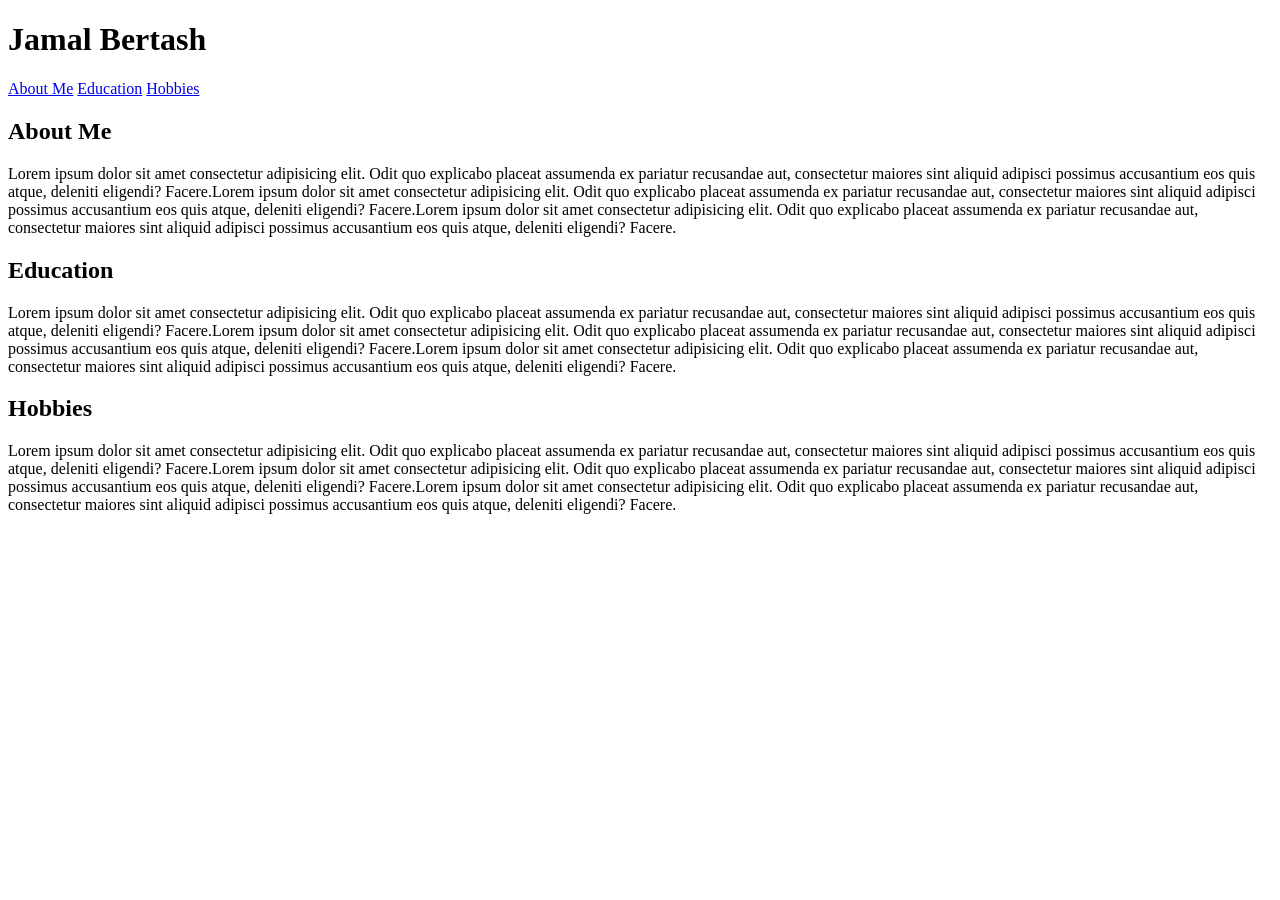
<file: index.html>
<!DOCTYPE html>
<html lang="ua">
<head>
    <meta charset="UTF-8">
    <meta name="viewport" content="width=device-width, initial-scale=1.0">
    <title>Document</title>
</head>
<body>
    <h1>Jamal Bertash</h1>
    <nav>
        
        <a href="#about">About Me</a></li>
        <a href="#education">Education</a></li>
        <a href="#hobbies">Hobbies</a></li>
        
    </nav>
    <main>
        <article id="about">
            <h2>About Me</h2>
            <section>Lorem ipsum dolor sit amet consectetur adipisicing elit. Odit quo explicabo placeat assumenda ex pariatur recusandae aut, consectetur maiores sint aliquid adipisci possimus accusantium eos quis atque, deleniti eligendi? Facere.Lorem ipsum dolor sit amet consectetur adipisicing elit. Odit quo explicabo placeat assumenda ex pariatur recusandae aut, consectetur maiores sint aliquid adipisci possimus accusantium eos quis atque, deleniti eligendi? Facere.Lorem ipsum dolor sit amet consectetur adipisicing elit. Odit quo explicabo placeat assumenda ex pariatur recusandae aut, consectetur maiores sint aliquid adipisci possimus accusantium eos quis atque, deleniti eligendi? Facere.

            </section>
        </article>

        <article id="education">
            <h2>Education</h2>
            <section>Lorem ipsum dolor sit amet consectetur adipisicing elit. Odit quo explicabo placeat assumenda ex pariatur recusandae aut, consectetur maiores sint aliquid adipisci possimus accusantium eos quis atque, deleniti eligendi? Facere.Lorem ipsum dolor sit amet consectetur adipisicing elit. Odit quo explicabo placeat assumenda ex pariatur recusandae aut, consectetur maiores sint aliquid adipisci possimus accusantium eos quis atque, deleniti eligendi? Facere.Lorem ipsum dolor sit amet consectetur adipisicing elit. Odit quo explicabo placeat assumenda ex pariatur recusandae aut, consectetur maiores sint aliquid adipisci possimus accusantium eos quis atque, deleniti eligendi? Facere.

            </section>
        </article>

        <article    id="hobbies">
            <h2>Hobbies</h2>
            <section>Lorem ipsum dolor sit amet consectetur adipisicing elit. Odit quo explicabo placeat assumenda ex pariatur recusandae aut, consectetur maiores sint aliquid adipisci possimus accusantium eos quis atque, deleniti eligendi? Facere.Lorem ipsum dolor sit amet consectetur adipisicing elit. Odit quo explicabo placeat assumenda ex pariatur recusandae aut, consectetur maiores sint aliquid adipisci possimus accusantium eos quis atque, deleniti eligendi? Facere.Lorem ipsum dolor sit amet consectetur adipisicing elit. Odit quo explicabo placeat assumenda ex pariatur recusandae aut, consectetur maiores sint aliquid adipisci possimus accusantium eos quis atque, deleniti eligendi? Facere.

            </section>
        </article>
    </main>

</body>
</html>
</file>
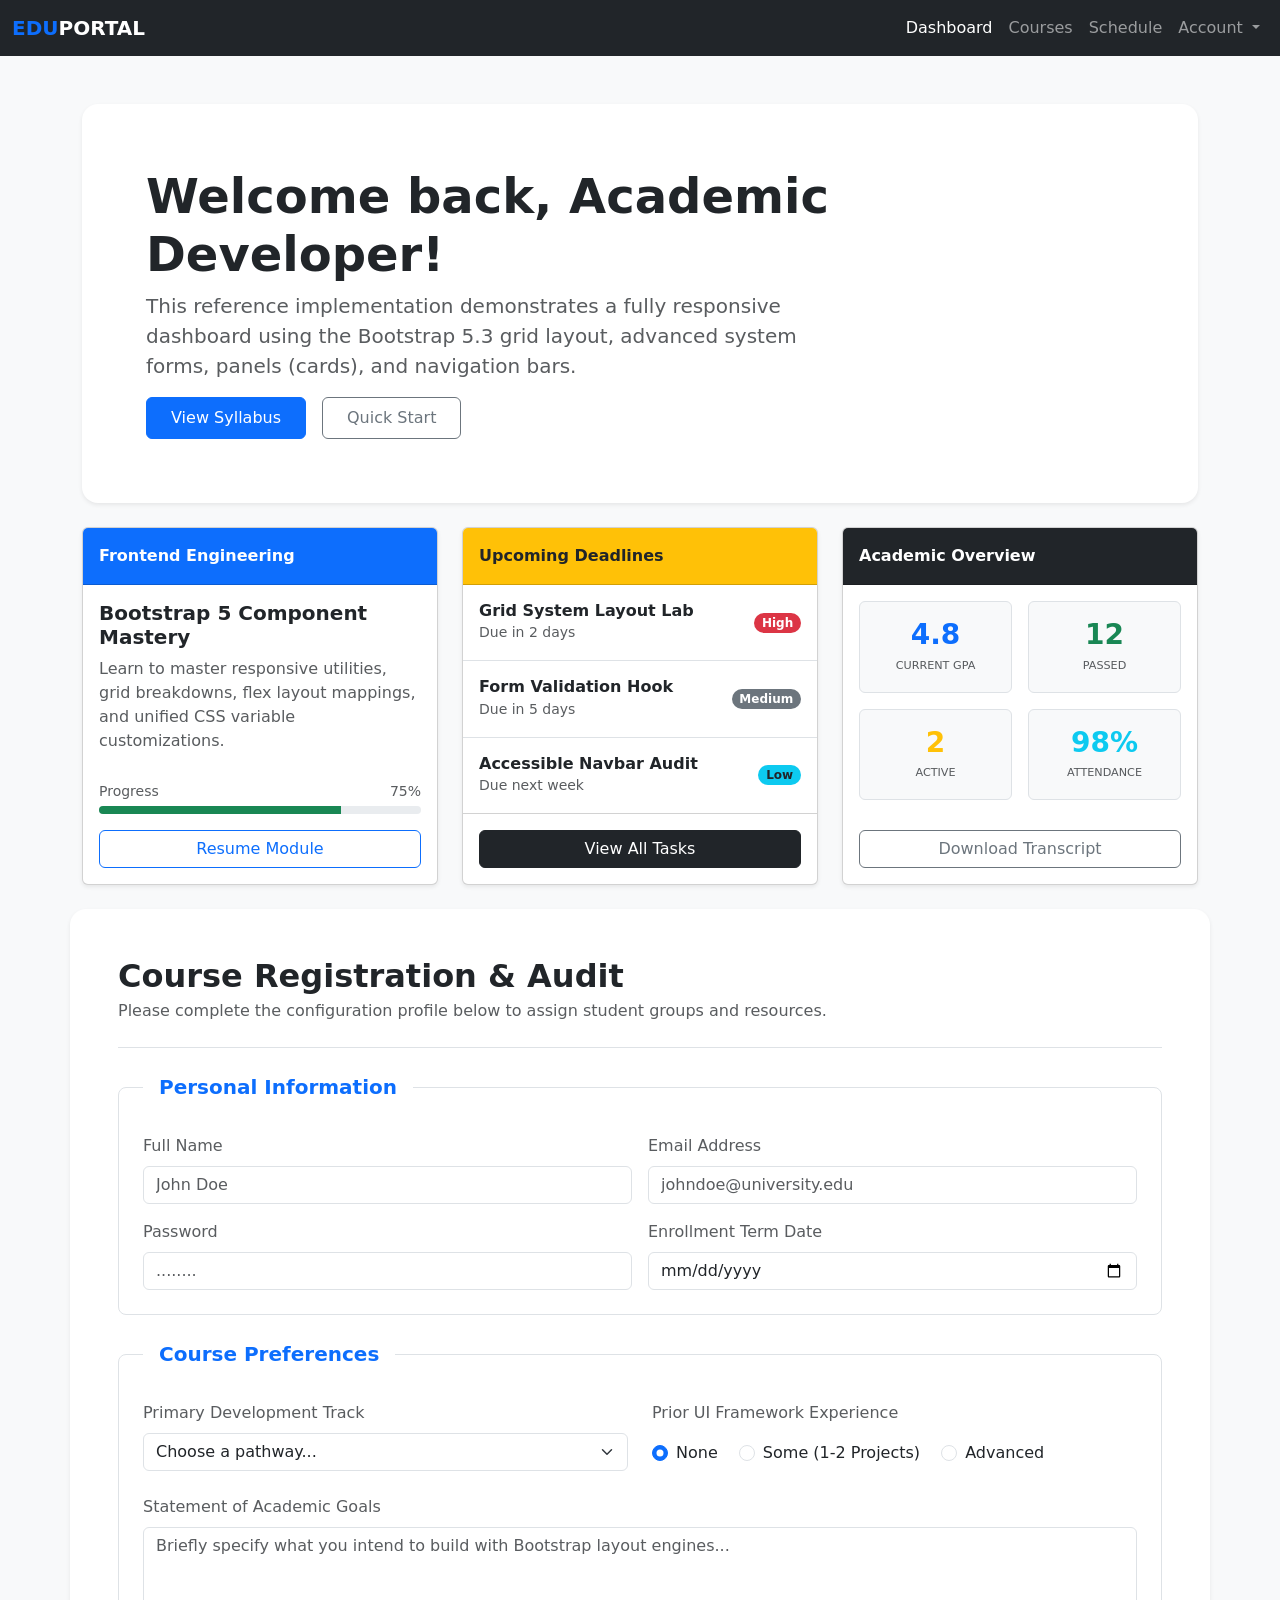
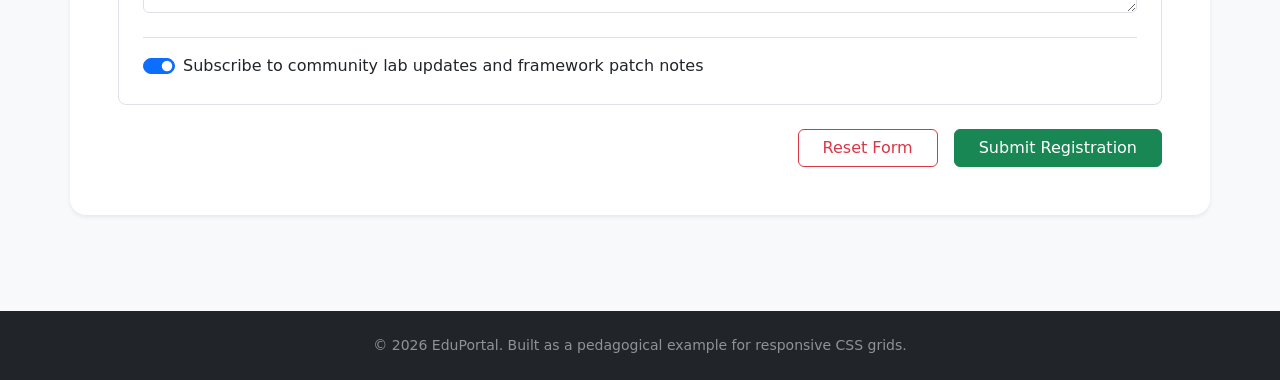
<file: bootstrap_hm/index.html>
<!DOCTYPE html>
<html lang="uk">
<head>
  <meta charset="UTF-8">
  <meta name="viewport" content="width=device-width, initial-scale=1.0">
  <title>Демо Bootstrap</title>
  <link href="https://cdn.jsdelivr.net/npm/bootstrap@5.3.3/dist/css/bootstrap.min.css" rel="stylesheet">
</head>
<body class="bg-light">

<nav class="navbar navbar-expand-lg navbar-dark bg-dark">
  <div class="container-fluid">
    <a class="navbar-brand fw-bold" href="#"><span class="text-primary">EDU</span>PORTAL</a>

    
    <button class="navbar-toggler" type="button"
            data-bs-toggle="collapse" data-bs-target="#navMenu">
      <span class="navbar-toggler-icon"></span>
    </button>

    <div class="collapse navbar-collapse" id="navMenu">
      <ul class="navbar-nav ms-auto">
        <li class="nav-item"><a class="nav-link active" href="#">Dashboard</a></li>
        <li class="nav-item"><a class="nav-link" href="#">Courses</a></li>
        <li class="nav-item"><a class="nav-link" href="#">Schedule</a></li>
        <li class="nav-item dropdown">
          <a class="nav-link dropdown-toggle" href="#" role="button" data-bs-toggle="dropdown" aria-expanded="false">
            Account
          </a>
          <ul class="dropdown-menu dropdown-menu-end">
            <li><a class="dropdown-item" href="#">My Profile</a></li>
            <li><a class="dropdown-item" href="#">Settings</a></li>
            <li><hr class="dropdown-divider"></li>
            <li><a class="dropdown-item text-danger" href="#">Logout</a></li>
          </ul>
        </li>
      </ul>
    </div>
  </div>
</nav>

<div class="container my-5">
  <div class="card p-4 p-md-5 mb-4 border-0 shadow-sm rounded-4">
    <div class="card-body">
      <h1 class="display-5 fw-bold">Welcome back, Academic Developer!</h1>
      <p class="lead text-muted col-md-8">This reference implementation demonstrates a fully responsive dashboard using the Bootstrap 5.3 grid layout, advanced system forms, panels (cards), and navigation bars.</p>
      <div class="d-flex gap-3">
        <a  class="btn btn-primary py-2 px-4">View Syllabus</a>
        <a  class="btn btn-outline-secondary py-2 px-4">Quick Start</a>
      </div>
    </div>
  </div>

  <div class="row g-4 mb-5">
    <div class="col-12 col-lg-4">
      <div class="card h-100 shadow-sm">
        <div class="card-header bg-primary text-white fw-bold py-3">Frontend Engineering</div>
        <div class="card-body d-flex flex-column">
          <h5 class="fw-bold">Bootstrap 5 Component Mastery</h5>
          <p class="text-muted">Learn to master responsive utilities, grid breakdowns, flex layout mappings, and unified CSS variable customizations.</p>
          <div class="mt-auto">
            <div class="d-flex justify-content-between small text-muted mb-1">
              <span>Progress</span>
              <span>75%</span>
            </div>
            <div class="progress mb-3" style="height: 8px;">
              <div class="progress-bar bg-success" style="width: 75%"></div>
            </div>
            <button class="btn btn-outline-primary w-100">Resume Module</button>
          </div>
        </div>
      </div>
    </div>


    <div class="col-12 col-lg-4">
      <div class="card h-100 shadow-sm">
        <div class="card-header bg-warning fw-bold py-3">Upcoming Deadlines</div>
        <ul class="list-group list-group-flush">
    
          <li class="list-group-item py-3 d-flex justify-content-between align-items-center">
            <div>
              <h6 class="mb-0 fw-bold">Grid System Layout Lab</h6>
              <small class="text-muted">Due in 2 days</small>
            </div>
            <span class="badge bg-danger rounded-pill">High</span>
          </li>
      
    
          <li class="list-group-item py-3 d-flex justify-content-between align-items-center">
            <div>
              <h6 class="mb-0 fw-bold">Form Validation Hook</h6>
              <small class="text-muted">Due in 5 days</small>
            </div>
            <span class="badge bg-secondary rounded-pill">Medium</span>
          </li>

          <li class="list-group-item py-3 d-flex justify-content-between align-items-center">
            <div>
              <h6 class="mb-0 fw-bold">Accessible Navbar Audit</h6>
              <small class="text-muted">Due next week</small>
            </div>
            <span class="badge bg-info text-dark rounded-pill">Low</span>
          </li>
        </ul>
        <div class="card-body mt-auto">
          <button class="btn btn-dark w-100">View All Tasks</button>
        </div>
      </div>
    </div>

    
    <div class="col-12 col-lg-4">
      <div class="card h-100 shadow-sm">
        <div class="card-header bg-dark text-white fw-bold py-3">Academic Overview</div>
        <div class="card-body d-flex flex-column">
          
          
          <div class="row g-3 mb-4">
            
            <!-- Квадрат 1 -->
            <div class="col-6">
              <div class="border rounded bg-light p-3 text-center">
                <h3 class="text-primary fw-bold mb-0">4.8</h3>
                <small class="text-muted text-uppercase" style="font-size: 0.7rem;">Current GPA</small>
              </div>
            </div>
            
            <!-- Квадрат 2 -->
            <div class="col-6">
              <div class="border rounded bg-light p-3 text-center">
                <h3 class="text-success fw-bold mb-0">12</h3>
                <small class="text-muted text-uppercase" style="font-size: 0.7rem;">Passed</small>
              </div>
            </div>
            
            <!-- Квадрат 3 -->
            <div class="col-6">
              <div class="border rounded bg-light p-3 text-center">
                <h3 class="text-warning fw-bold mb-0">2</h3>
                <small class="text-muted text-uppercase" style="font-size: 0.7rem;">Active</small>
              </div>
            </div>
            
            <!-- Квадрат 4 -->
            <div class="col-6">
              <div class="border rounded bg-light p-3 text-center">
                <h3 class="text-info fw-bold mb-0">98%</h3>
                <small class="text-muted text-uppercase" style="font-size: 0.7rem;">Attendance</small>
              </div>
            </div>

          </div>

          
          <div class="mt-auto">
            <button class="btn btn-outline-secondary w-100">Download Transcript</button>
          </div>
          
        </div>
      </div>
    </div>
    
    <!-- БЛОК ФОРМИ -->
    <div class="card p-4 p-md-5 border-0 shadow-sm rounded-4 mb-5">
    
    <!-- Заголовок форми -->
    <h2 class="fw-bold mb-1">Course Registration & Audit</h2>
    <p class="text-muted border-bottom pb-4 mb-4">Please complete the configuration profile below to assign student groups and resources.</p>
    
    <form>
      
      <!-- Секція 1: Персональні дані -->
      <fieldset class="border rounded-3 p-4 mb-4">
        <!-- Стилізована легенда, яка "врізається" в рамку -->
        <legend class="float-none w-auto px-3 fs-5 text-primary fw-bold">Personal Information</legend>
        
        <!-- Сітка для полів форми -->
        <div class="row g-3">
          
          <!-- Поле 1: Ім'я -->
          <div class="col-12 col-md-6">
            <label class="form-label text-muted">Full Name</label>
            <input type="text" class="form-control" placeholder="John Doe">
          </div>
          
           <div class="col-12 col-md-6">
            <label class="form-label text-muted">Email Address</label>
            <input type="email" class="form-control" placeholder="johndoe@university.edu">
          </div>
          
           <div class="col-12 col-md-6">
            <label class="form-label text-muted">Password</label>
            <input type="password" class="form-control" placeholder="........">
          </div>
          
           <div class="col-12 col-md-6">
            <label class="form-label text-muted">Enrollment Term Date</label>
            <input type="date" class="form-control">
          </div>
          
          
        </div>
      </fieldset>
      
      <fieldset class="border rounded-3 p-4 mb-4">
        <legend class="float-none w-auto px-3 fs-5 text-primary fw-bold">Course Preferences</legend>
        
        <div class="row g-4">
          
          <!-- Поле 1: Випадаючий список -->
          <div class="col-12 col-md-6">
            <label class="form-label text-muted">Primary Development Track</label>
            <select class="form-select">
              <option selected>Choose a pathway...</option>
            </select>
          </div>

          <!-- Поле 2: Радіокнопки -->
          <div class="col-12 col-md-6">
            <label class="form-label text-muted d-block">Prior UI Framework Experience</label>
            
            <!-- Перша радіокнопка -->
            <div class="form-check form-check-inline mt-2">
              <input class="form-check-input" type="radio" name="experience" id="expNone" checked>
              <label class="form-check-label" for="expNone">None</label>
            </div>
            
            <div class="form-check form-check-inline mt-2">
              <input class="form-check-input" type="radio" name="experience" id="expSome">
              <label class="form-check-label" for="expSome">Some (1-2 Projects)</label>
            </div>

            <div class="form-check form-check-inline mt-2">
              <input class="form-check-input" type="radio" name="experience" id="expAdvanced">
              <label class="form-check-label" for="expAdvanced">Advanced</label>
            </div>

          </div>

          <!-- Поле 3: Текстова область -->
          <div class="col-12">
            <label class="form-label text-muted">Statement of Academic Goals</label>
            <textarea class="form-control" rows="3" placeholder="Briefly specify what you intend to build with Bootstrap layout engines..."></textarea>
          </div>

          <!-- Поле 4: Перемикач (Switch) -->
          <div class="col-12">
            <div class="form-check form-switch border-top pt-3">
              <input class="form-check-input" type="checkbox" role="switch" id="subscribeSwitch" checked>
              <label class="form-check-label" for="subscribeSwitch">Subscribe to community lab updates and framework patch notes</label>
            </div>
          </div>

        </div>
      </fieldset>

     
      <div class="d-flex flex-column flex-md-row justify-content-end gap-3 mt-4">
        <button type="button" class="btn btn-outline-danger px-4">Reset Form</button>
        <button type="submit" class="btn btn-success px-4">Submit Registration</button>
      </div>

    </form>
  </div>
</div>
</div>
  
<footer class="bg-dark text-white-50 text-center py-4 small">
  © 2026 EduPortal. Built as a pedagogical example for responsive CSS grids.
</footer>

  
  <script src="https://cdn.jsdelivr.net/npm/bootstrap@5.3.3/dist/js/bootstrap.bundle.min.js"></script>
</body>
</html>
</file>
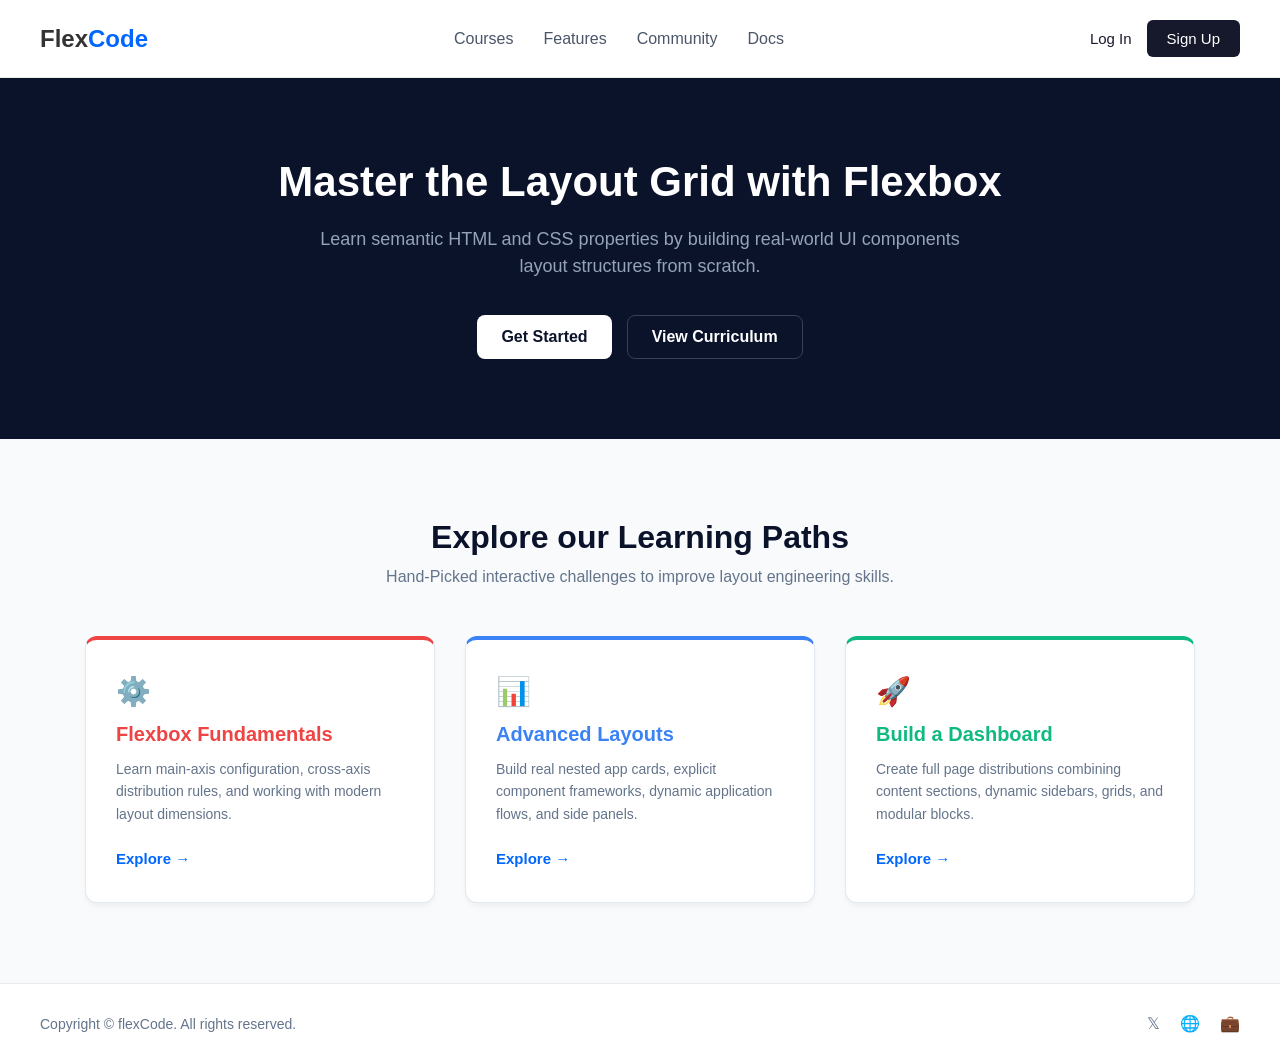
<file: flex_hm/index.html>
<!DOCTYPE html>

<html lang="en">
<head>
    <meta charset="UTF-8">
    <meta name="viewport" content="width=device-width, initial-scale=1.0">
    <title>FlexCode</title>
    <link rel="stylesheet" href="styles.css">
</head>
<body>
    <header>
         <div class="logo">Flex<span>Code</span></div>

        <nav>
            <ul>
              <li><a href="#">Courses</a></li>
                <li><a href="#">Features</a></li>
                <li><a href="#">Community</a></li>
                <li><a href="#">Docs</a></li>
            </ul>
        </nav>
    
        <div class="user-actions">
            <a href="#" class="login-link">Log In</a>
            <button class="signup-btn">Sign Up</button>
        </div>
    </header>
    <section class="hero">
        <h1>Master the Layout Grid with Flexbox</h1>
        <h2>Learn semantic HTML and CSS properties by building real-world UI components
            layout structures from scratch.</h2>
        <div class="hero-buttons">
            <button class="btn-primary">Get Started</button>
            <button class="btn-secondary">View Curriculum</button>
        </div>
    </section>

    <main>
        <h1>Explore our Learning Paths</h1>
        <h2>Hand-Picked interactive challenges to improve layout engineering skills.</h2>

        <div class="learning-paths">
            <div class="path1">
                <span>⚙️</span>
                <h3>Flexbox Fundamentals</h3>
                <p>Learn main-axis configuration, cross-axis distribution rules, and working with modern layout dimensions.</p>
                <button>Explore →</button>
            </div>
            <div class="path2">
                <span>📊</span>
                <h3>Advanced Layouts</h3>
                <p>Build real nested app cards, explicit component frameworks, dynamic application flows, and side panels.</p>
                <button>Explore →</button>
            </div>
            <div class="path3">
                <span>🚀</span>
                <h3>Build a Dashboard</h3>
                <p>Create full page distributions combining content sections, dynamic sidebars, grids, and modular blocks.</p>
                <button>Explore →</button>
            </div>
        </div>
    </main> 
    <footer>
        <p>Copyright © flexCode. All rights reserved.</p>
        <div class="socials">
            <span>𝕏</span>
            <span>🌐</span>
            <span>💼</span>
        </div>
    </footer>
</file>
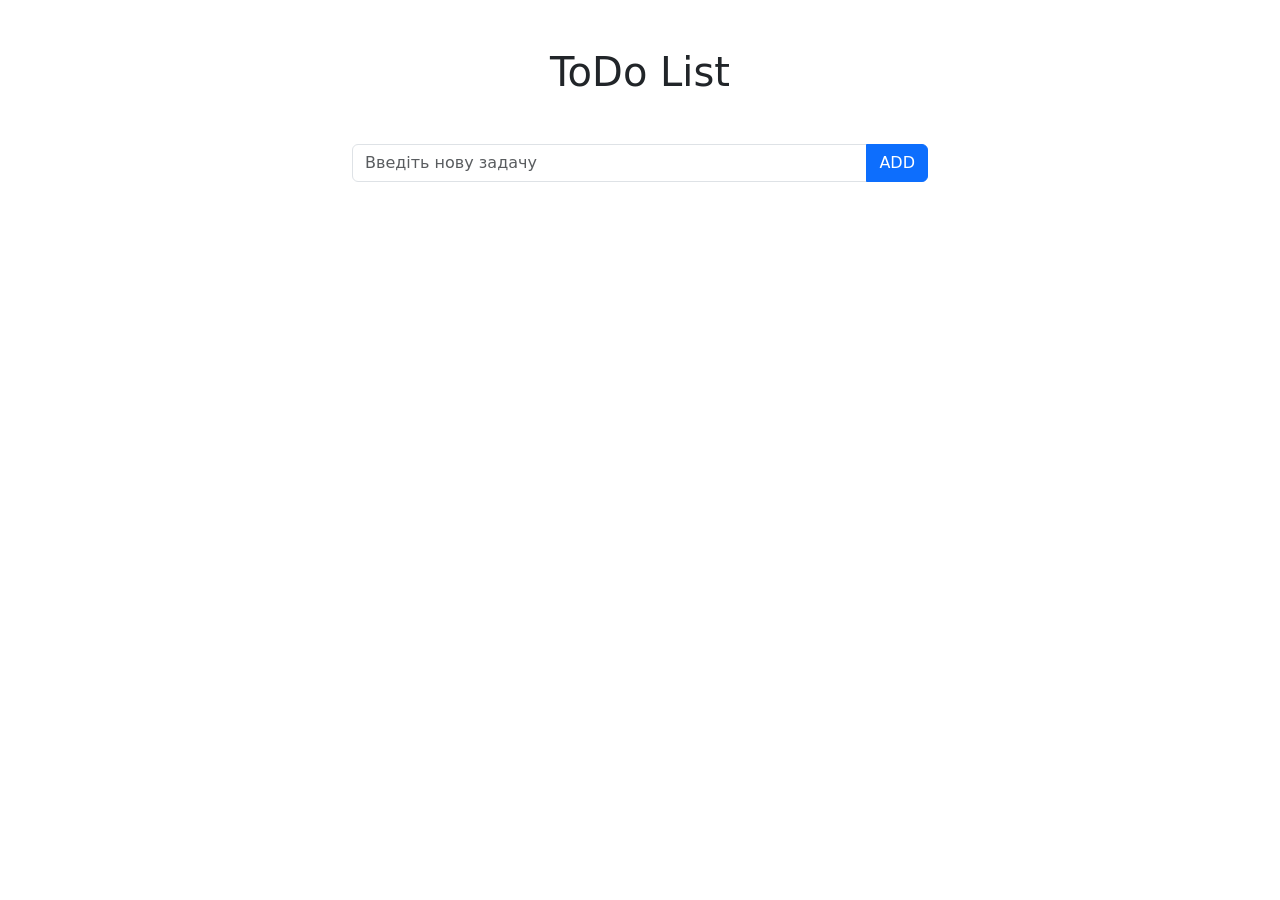
<file: toDo_list/index.html>
<!DOCTYPE html>
<html lang="uk">
<head>
    <meta charset="UTF-8">
    <meta name="viewport" content="width=device-width, initial-scale=1.0">
    <title>ToDo List</title>
        <link href="https://cdn.jsdelivr.net/npm/bootstrap@5.3.3/dist/css/bootstrap.min.css" rel="stylesheet">
</head>
<body>
    <h1 class="text-center mt-5">ToDo List</h1>
    <div class="container mt-5" style="max-width: 600px;">
    <div class="input-group mb-3">
      <input type="text" class="form-control" placeholder="Введіть нову задачу" id="taskInput">
      <button class="btn btn-primary" type="button" id="addTaskBtn">ADD</button>
    </div>
    <fieldset class="form-group">
        <ul class="list-group" id="taskList"></ul>
    </fieldset>
    </div>

    <script src="script.js"></script>
</body>
</html>
</file>
<file: flex_hm/styles.css>
* {
  margin: 0;
  padding: 0;
  box-sizing: border-box;
}

html, body {
  height: 100%;
}

body {
  font-family: sans-serif; 
  color: #333;
  display: flex;
  flex-direction: column;
  min-height: 100vh;
}

header {
  display: flex;
  justify-content: space-between;
  align-items: center;
  padding: 20px 40px;
  background-color: #ffffff;
  border-bottom: 1px solid #eaeaea; 
}

.logo {
  font-size: 24px;
  font-weight: bold;
}

.logo span {
  color: #0066ff; 
}

header nav ul {
  display: flex;
  list-style: none;
  gap: 30px;
}

header nav a {
  text-decoration: none;
  color: #4a5568;
  font-weight: 500;
}

header nav a:hover {
  color: #000;
}

.user-actions {
  display: flex;
  gap: 15px;
  align-items: center;
  
}

.login-link {
  text-decoration: none;
  color: #1a1a2e;
  font-size: 15px;
}
.signup-btn {
  background: #16182b;
  color: #fff;
  border: none;
  padding: 10px 20px;
  border-radius: 6px;
  font-size: 15px;
  cursor: pointer;
}

.hero {
  background-color: #0b132b;
  color: #ffffff;
  display: flex;
  flex-direction: column;
  align-items: center;
  justify-content: center;
  text-align: center;
  padding: 80px 20px;
}

.hero h1 {
  font-size: 42px;
  font-weight: 700;
  max-width: 800px;
  margin-bottom: 20px;
}

.hero h2 {
  font-size: 18px;
  font-weight: 400;
  color: #94a3b8;
  max-width: 650px;
  margin-bottom: 35px;
  line-height: 1.5;
}


.hero-buttons {
  display: flex;
  gap: 15px;
}


.hero-buttons button {
  padding: 12px 24px;
  font-size: 16px;
  font-weight: 600;
  border-radius: 8px;
  cursor: pointer;
  transition: opacity 0.2s;
}

.hero-buttons button:hover {
  opacity: 0.9;
}


.btn-primary {
  background-color: #ffffff;
  color: #0b132b;
  border: none;
}


.btn-secondary {
  background-color: transparent;
  color: #ffffff;
  border: 1px solid #334155;
}

main {
  flex: 1;
  padding: 80px 20px;
  background-color: #f8fafc;
  text-align: center;
}

main > h1 {
  font-size: 32px;
  color: #0b132b;
  margin-bottom: 12px;
}

main > h2 {
  font-size: 16px;
  color: #64748b;
  font-weight: 400;
  margin-bottom: 50px;
}

.learning-paths {
  display: flex;
  justify-content: center;
  gap: 30px;
  flex-wrap: wrap;
  max-width: 1200px;
  margin: 0 auto;
}

.learning-paths > div {
  background-color: #ffffff;
  border-radius: 12px;
  padding: 35px 30px;
  width: 350px;
  text-align: left;
  box-shadow: 0 4px 6px -1px rgba(0, 0, 0, 0.05);
  border: 1px solid #e2e8f0;
  display: flex;
  flex-direction: column;
  align-items: flex-start;
}


.learning-paths >.path1 {
  border-top: 4px solid #ef4444; 
}
.learning-paths >.path2 {
  border-top: 4px solid #3b82f6; 
}

.learning-paths > .path3 {
  border-top: 4px solid #10b981;
}

.learning-paths span {
  font-size: 28px;
  margin-bottom: 15px;
}

.learning-paths >.path1 h3 {
  font-size: 20px;
  color: #ef4444;
  margin-bottom: 12px;
}
.learning-paths >.path2 h3 {
  font-size: 20px;
  color: #3b82f6;
  margin-bottom: 12px;
}
.learning-paths >.path3 h3 {
  font-size: 20px;
  color: #10b981;
  margin-bottom: 12px;
}

.learning-paths p {
  font-size: 14px;
  color: #64748b;
  line-height: 1.6;
  margin-bottom: 25px;
}

.learning-paths button {
  background: none;
  border: none;
  color: #0066ff;
  font-weight: 600;
  font-size: 15px;
  cursor: pointer;
  padding: 0;
}

.learning-paths button:hover {
  text-decoration: underline;
}

footer {
  display: flex;
  justify-content: space-between;
  align-items: center;            
  padding: 30px 40px;
  background-color: #ffffff;
  border-top: 1px solid #eaeaea;  
  color: #64748b;
  font-size: 14px;
}


.socials {
  display: flex;
  align-items: center;
  gap: 20px;                      
  font-size: 16px;
  cursor: pointer;
}
</file>
